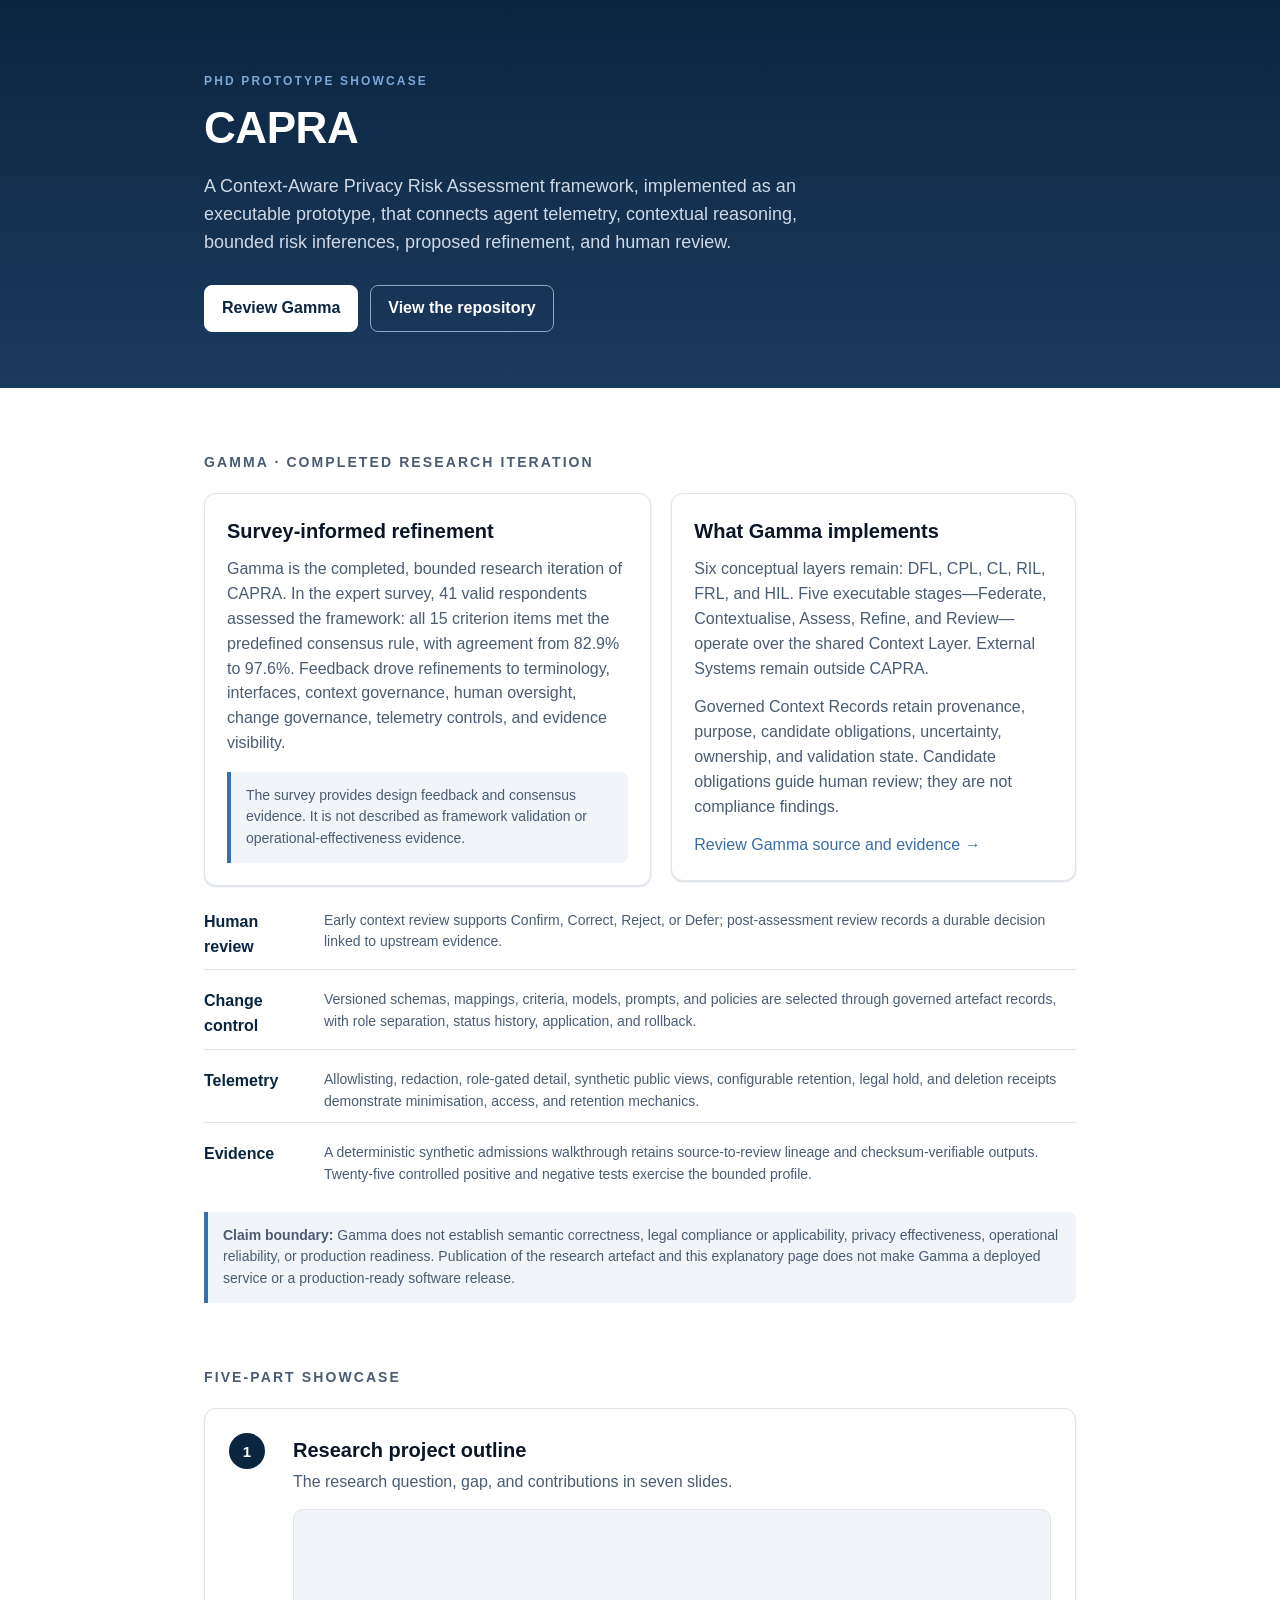
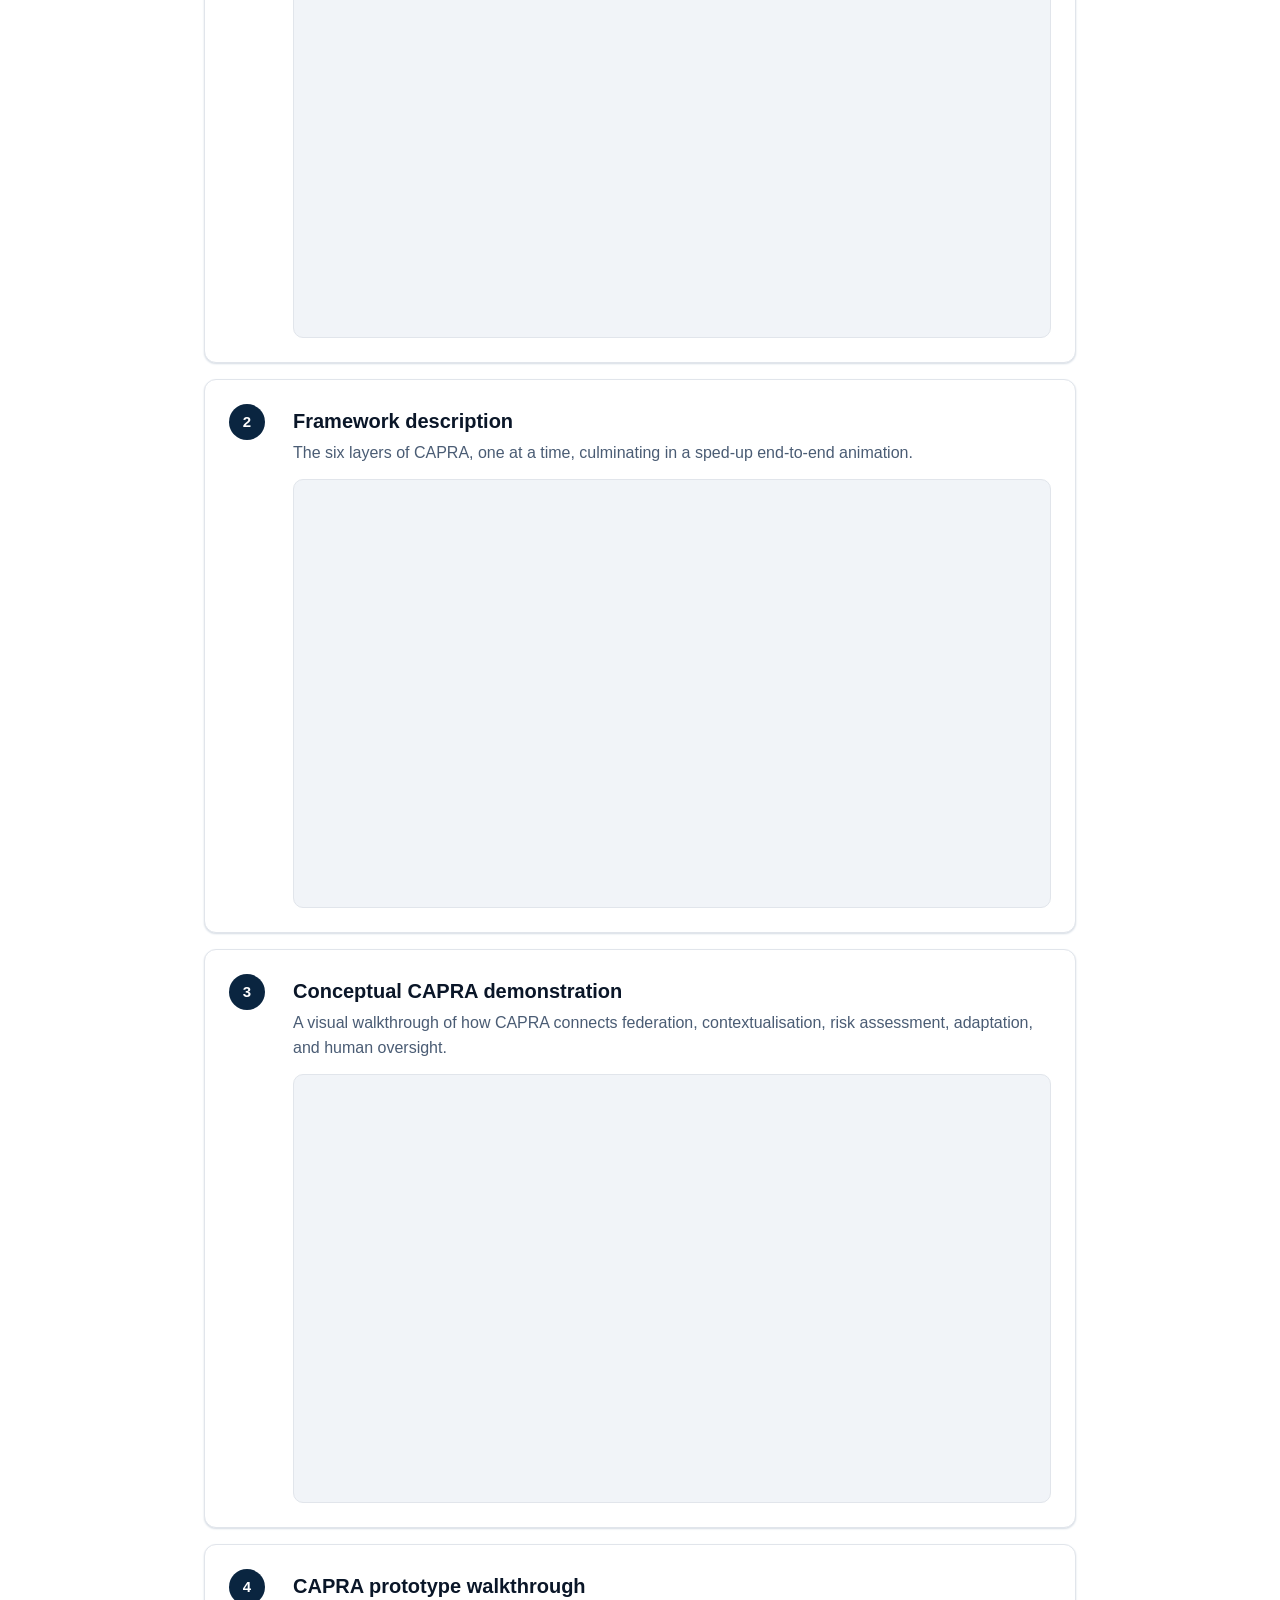
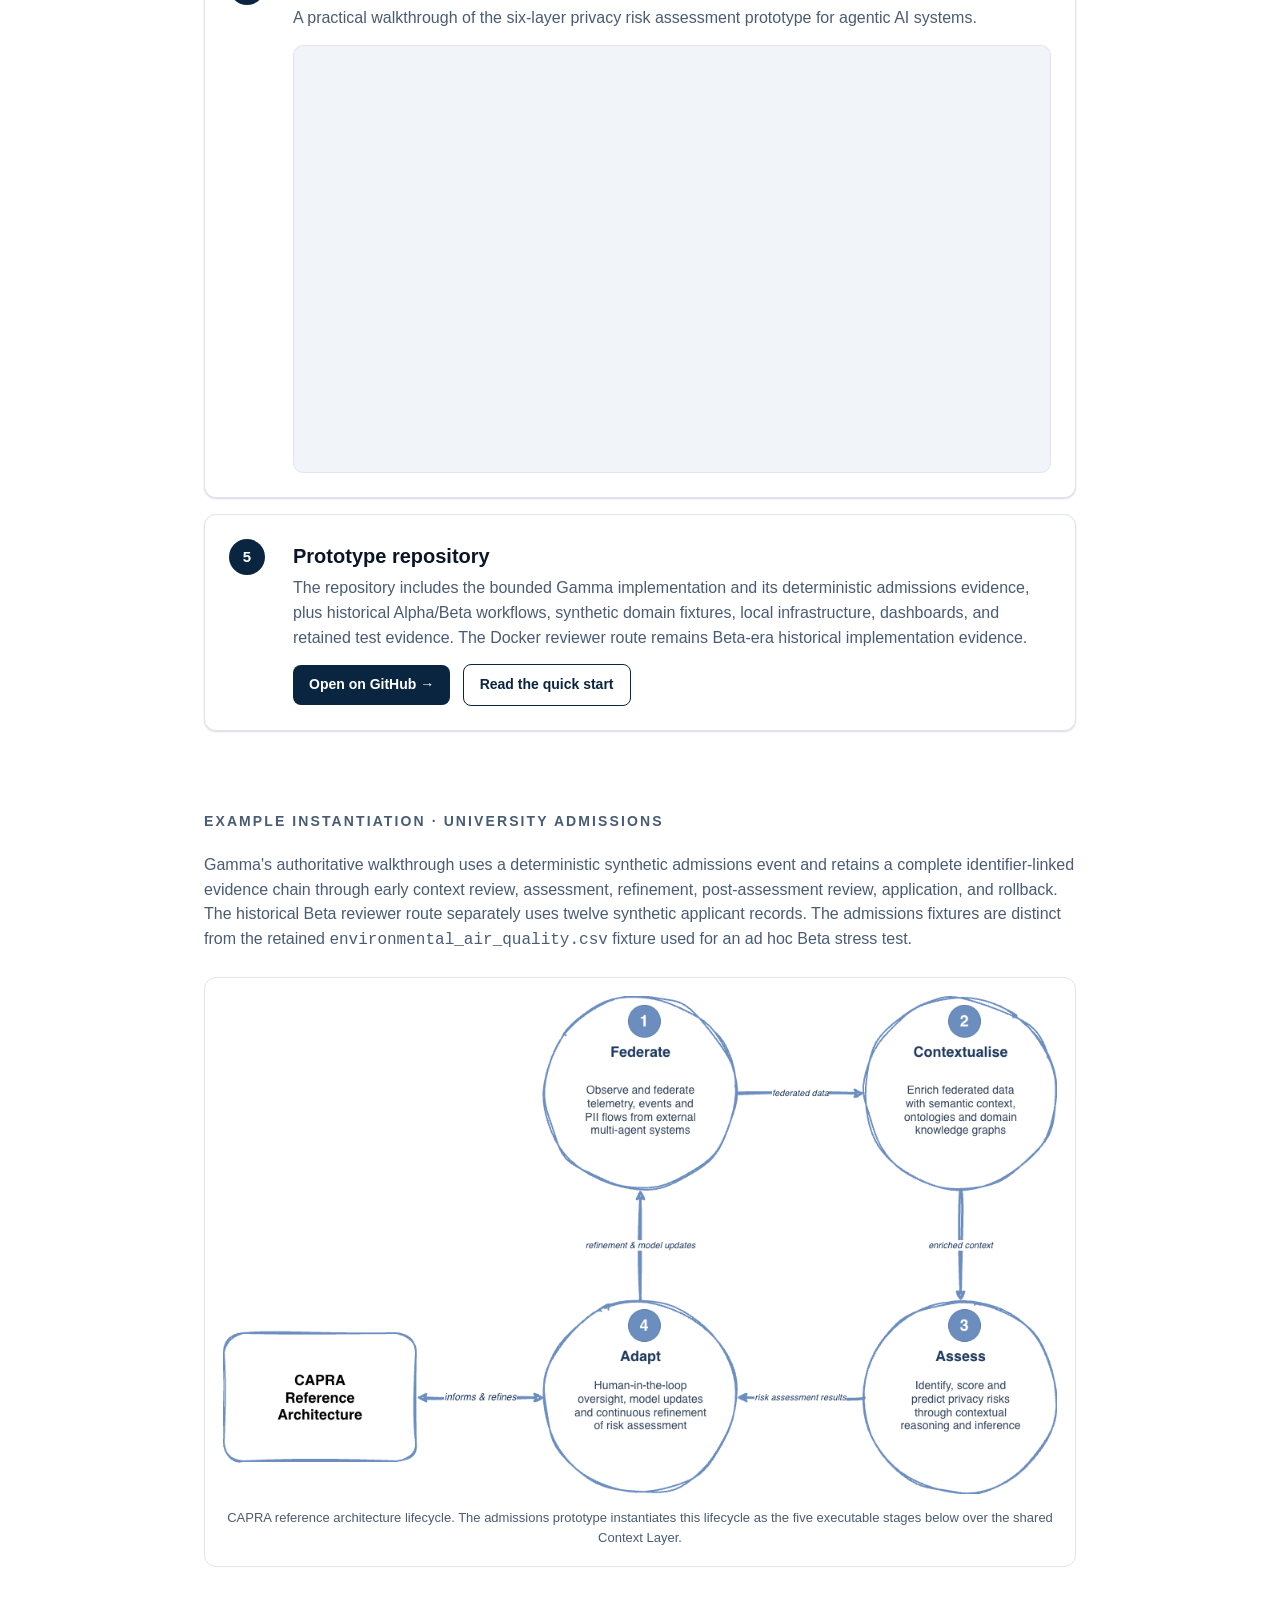
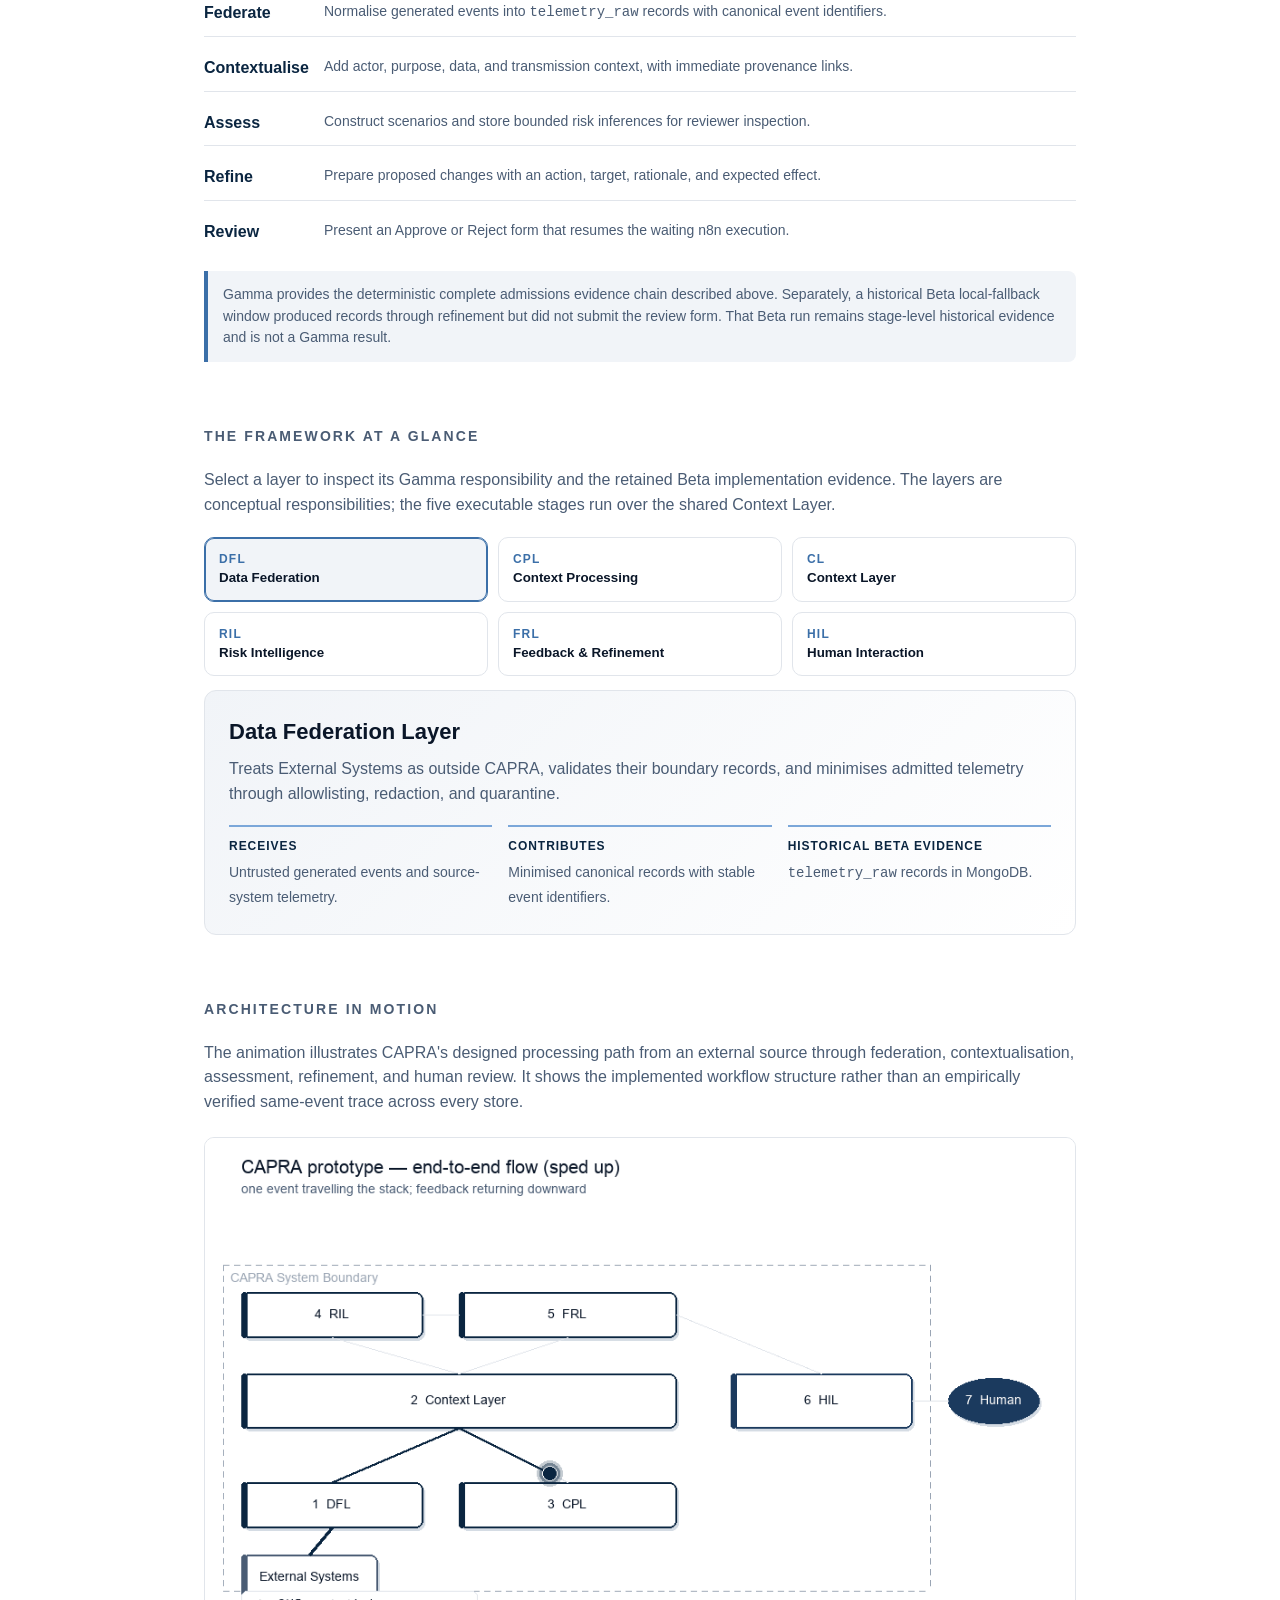
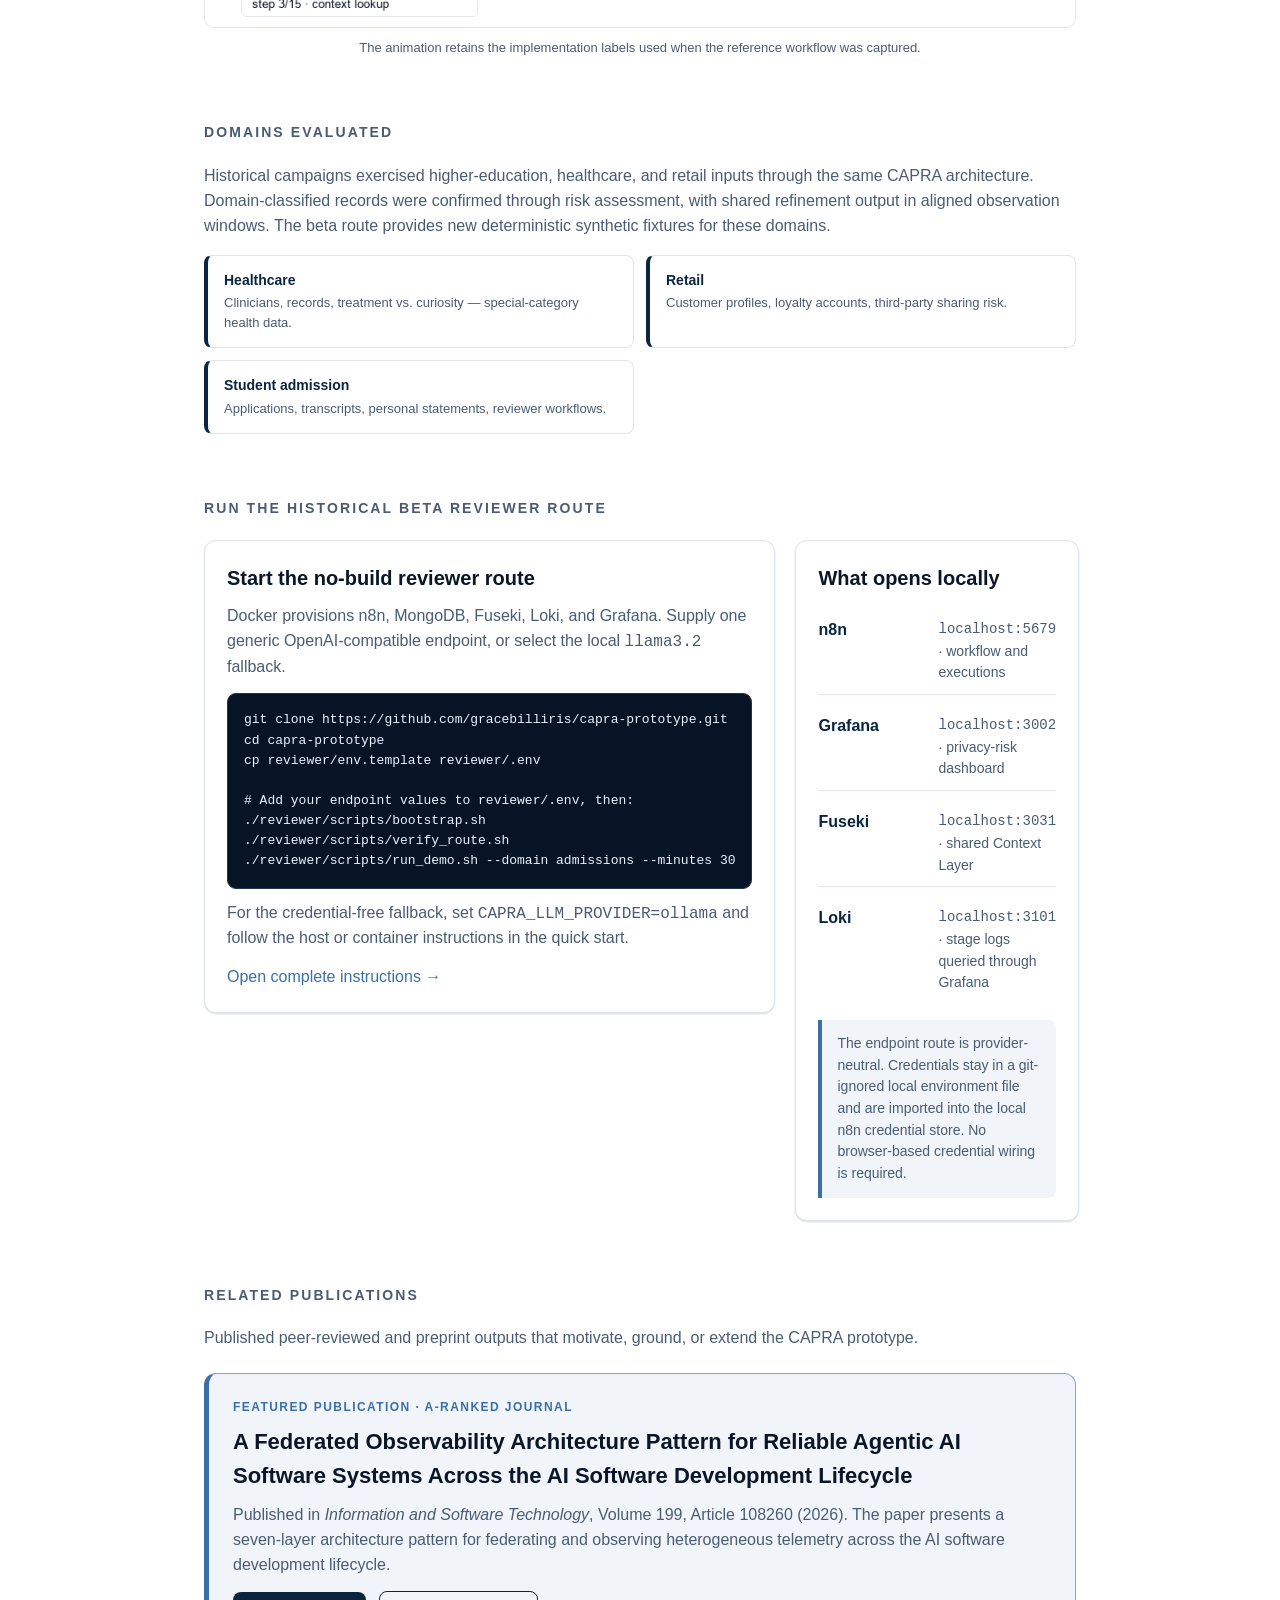
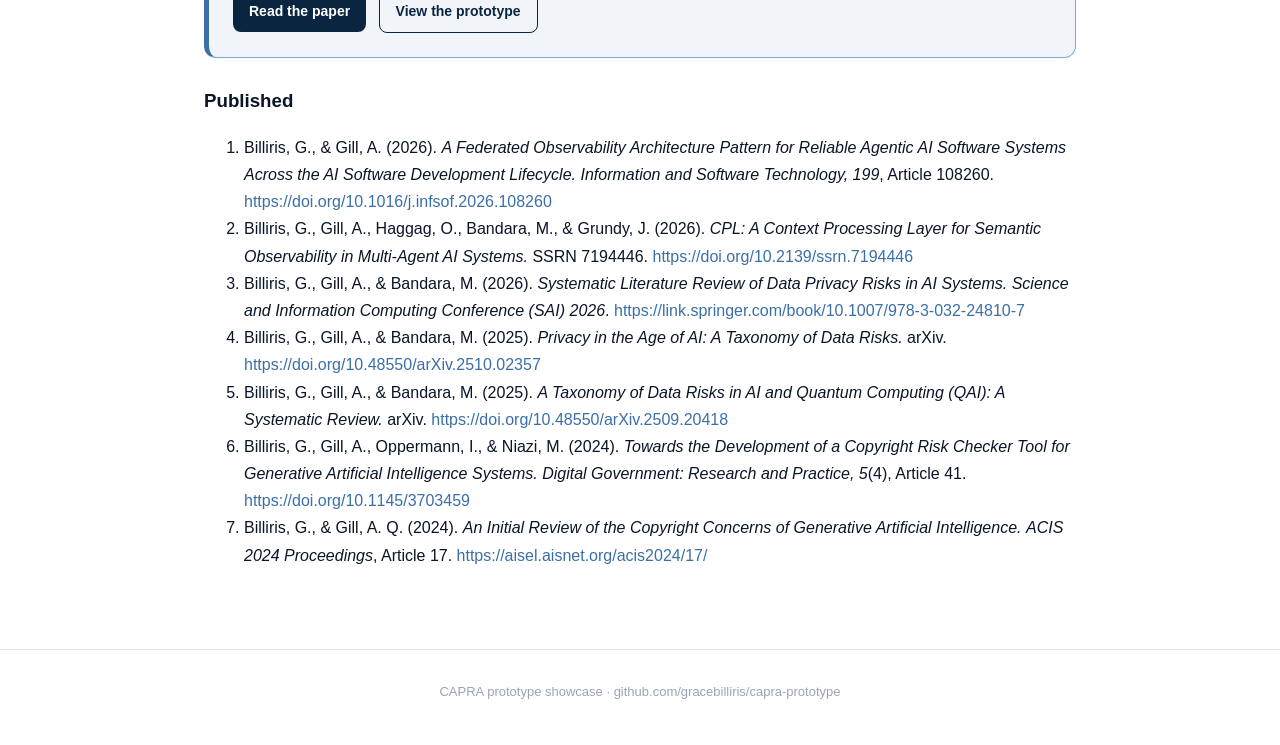
<file: docs/index.html>
<!doctype html>
<html lang="en">
<head>
<meta charset="utf-8">
<meta name="viewport" content="width=device-width,initial-scale=1">
<title>CAPRA — Context-Aware Privacy Risk Assessment</title>
<style>
  :root{
    --paper:#ffffff; --ink:#0a1628; --slate:#4a5c74; --muted:#9aa5b4;
    --line:#e1e5eb; --soft:#f1f4f8; --shadow:#d5dce4;
    --navy:#0a2540; --midblue:#3b6fa8; --sky:#7ba7d9; --accent:#1b3a5e;
  }
  *{box-sizing:border-box}
  html,body{margin:0;padding:0}
  body{
    font-family:-apple-system,BlinkMacSystemFont,"Segoe UI",Roboto,Helvetica,Arial,sans-serif;
    color:var(--ink); background:var(--paper); line-height:1.55;
    -webkit-font-smoothing:antialiased;
  }
  a{color:var(--midblue); text-decoration:none}
  a:hover{color:var(--navy); text-decoration:underline}
  .wrap{max-width:920px; margin:0 auto; padding:0 24px}

  header.hero{
    background:linear-gradient(180deg,var(--navy) 0%, var(--accent) 100%);
    color:var(--paper); padding:72px 0 56px; margin-bottom:32px;
  }
  header.hero .wrap{display:flex; flex-direction:column; gap:12px}
  header.hero .eyebrow{
    text-transform:uppercase; letter-spacing:.18em; font-size:12px;
    color:var(--sky); font-weight:600;
  }
  header.hero h1{
    margin:0; font-size:44px; line-height:1.15; letter-spacing:-.01em;
    font-weight:700;
  }
  header.hero p.lede{
    margin:8px 0 0; font-size:18px; color:#cfd9e6; max-width:640px;
  }
  .hero-actions{display:flex; flex-wrap:wrap; gap:12px; margin-top:16px}
  .button{
    display:inline-flex; align-items:center; justify-content:center;
    min-height:44px; padding:10px 17px; border-radius:8px;
    background:var(--paper); color:var(--navy); font-weight:700;
    border:1px solid var(--paper);
  }
  .button:hover{background:var(--soft); color:var(--navy); text-decoration:none}
  .button.secondary{background:transparent; color:var(--paper); border-color:#8fa8c3}
  .button.secondary:hover{background:rgba(255,255,255,.1); color:var(--paper)}

  section{padding:32px 0}
  section h2{
    font-size:14px; letter-spacing:.15em; text-transform:uppercase;
    color:var(--slate); margin:0 0 20px; font-weight:700;
  }

  .card{
    border:1px solid var(--line); border-radius:12px; background:var(--paper);
    box-shadow:0 1px 2px var(--shadow); padding:24px; margin-bottom:16px;
    display:grid; grid-template-columns:44px 1fr; gap:20px;
  }
  .card .num{
    width:36px; height:36px; border-radius:50%;
    background:var(--navy); color:var(--paper);
    display:grid; place-items:center; font-weight:700; font-size:15px;
  }
  .card .body h3{
    margin:2px 0 4px; font-size:20px; color:var(--ink);
  }
  .card .body p{margin:0 0 12px; color:var(--slate)}
  .card .cta{
    display:inline-block; padding:9px 16px; border-radius:8px;
    background:var(--navy); color:var(--paper); font-weight:600;
    font-size:14px;
  }
  .card .cta:hover{background:var(--accent); text-decoration:none}
  .card .cta.secondary{
    background:transparent; color:var(--navy); border:1px solid var(--navy);
    margin-left:8px;
  }
  .card .cta.secondary:hover{background:var(--soft)}
  .card .pending{
    font-size:12px; color:var(--muted); font-style:italic; margin-left:8px;
  }

  .video-embed{
    position:relative; padding-top:56.25%; border-radius:10px;
    background:var(--soft); border:1px solid var(--line); margin-top:14px;
    overflow:hidden;
  }
  .video-embed iframe, .video-embed .placeholder{
    position:absolute; inset:0; width:100%; height:100%; border:0;
  }
  .video-embed .placeholder{
    display:grid; place-items:center; color:var(--muted);
    font-size:14px; text-align:center; padding:24px;
  }

  .diagram{
    border:1px solid var(--line); border-radius:12px; padding:20px;
    background:var(--paper); margin-top:12px;
  }
  .diagram img{max-width:100%; display:block; margin:0 auto; border-radius:6px}
  .diagram .caption{color:var(--muted); font-size:13px; margin-top:10px; text-align:center}
  .reference-architecture{
    margin:24px 0; padding:18px; border:1px solid var(--line);
    border-radius:12px; background:var(--paper);
  }
  .reference-architecture img{
    width:100%; height:auto; display:block; margin:0 auto;
  }
  .reference-architecture figcaption{
    color:var(--slate); font-size:13px; margin-top:14px; text-align:center;
  }

  .stack{display:grid; grid-template-columns:repeat(2,1fr); gap:12px; margin-top:12px}
  .layer{
    border:1px solid var(--line); border-left:4px solid var(--navy);
    border-radius:8px; padding:14px 16px; background:var(--paper);
  }
  .layer.human{border-left-color:var(--accent)}
  .layer .k{font-weight:700; color:var(--navy); font-size:14px; margin-bottom:2px}
  .layer .n{font-size:15px; color:var(--ink); margin-bottom:4px}
  .layer .d{font-size:13px; color:var(--slate)}

  .architecture-explorer{margin-top:20px}
  .layer-tabs{
    display:grid; grid-template-columns:repeat(3,1fr); gap:10px;
    margin-bottom:14px;
  }
  .layer-tab{
    appearance:none; width:100%; border:1px solid var(--line);
    border-radius:10px; padding:14px; background:var(--paper);
    color:var(--ink); text-align:left; cursor:pointer;
    transition:border-color 180ms ease, background-color 180ms ease, transform 180ms ease;
  }
  .layer-tab:hover{border-color:var(--sky); transform:translateY(-1px)}
  .layer-tab:focus-visible{outline:3px solid var(--sky); outline-offset:2px}
  .layer-tab[aria-selected="true"]{
    border-color:var(--midblue); background:var(--soft);
    box-shadow:inset 0 0 0 1px var(--midblue);
  }
  .layer-tab .code{
    display:block; color:var(--midblue); font-size:12px; font-weight:700;
    letter-spacing:.1em; margin-bottom:3px;
  }
  .layer-tab .name{display:block; font-weight:650; line-height:1.3}
  .layer-panel{
    border:1px solid var(--line); border-radius:12px; padding:24px;
    background:linear-gradient(135deg,var(--soft),var(--paper));
  }
  .layer-panel[hidden]{display:none}
  .layer-panel h3{margin:0 0 8px; font-size:22px}
  .layer-panel > p{margin:0 0 18px; color:var(--slate)}
  .layer-detail-grid{
    display:grid; grid-template-columns:repeat(3,1fr); gap:16px;
  }
  .layer-detail-grid div{
    border-top:2px solid var(--sky); padding-top:10px;
  }
  .layer-detail-grid strong{
    display:block; color:var(--navy); font-size:12px;
    letter-spacing:.08em; text-transform:uppercase; margin-bottom:5px;
  }
  .layer-detail-grid span{color:var(--slate); font-size:14px}

  .quick-grid{display:grid; grid-template-columns:1.05fr .95fr; gap:20px; align-items:start}
  .panel{
    border:1px solid var(--line); border-radius:12px; padding:22px;
    background:var(--paper); box-shadow:0 1px 2px var(--shadow);
  }
  .panel h3{margin:0 0 10px; font-size:20px}
  .panel p{color:var(--slate); margin:0 0 14px}
  pre{
    margin:12px 0; padding:16px; overflow:auto; border-radius:9px;
    background:#071426; color:#e9f2ff; font-size:13px; line-height:1.55;
    border:1px solid #20344d;
  }
  code{font-family:ui-monospace,SFMono-Regular,Menlo,Monaco,Consolas,monospace}
  .note{
    border-left:4px solid var(--midblue); background:var(--soft);
    color:var(--slate); padding:13px 15px; border-radius:0 8px 8px 0;
    font-size:14px; margin-top:16px;
  }
  .flow{display:grid; gap:9px; margin-top:14px}
  .flow-row{
    display:grid; grid-template-columns:108px 1fr; gap:12px;
    padding:10px 0; border-bottom:1px solid var(--line);
  }
  .flow-row:last-child{border-bottom:0}
  .flow-row strong{color:var(--navy)}
  .flow-row span{color:var(--slate); font-size:14px}

  .featured-publication{
    border:1px solid var(--sky); border-left:5px solid var(--midblue);
    border-radius:12px; background:var(--soft); padding:24px; margin:22px 0 28px;
  }
  .featured-publication .label{
    margin:0 0 8px; color:var(--midblue); font-size:12px; font-weight:700;
    letter-spacing:.12em; text-transform:uppercase;
  }
  .featured-publication h3{margin:0 0 10px; color:var(--ink); font-size:22px}
  .featured-publication p{margin:0 0 14px; color:var(--slate)}
  .featured-publication .cta{
    display:inline-block; padding:9px 16px; border-radius:8px;
    background:var(--navy); color:var(--paper); font-weight:600; font-size:14px;
  }
  .featured-publication .cta:hover{background:var(--accent); text-decoration:none}
  .featured-publication .cta.secondary{
    background:transparent; color:var(--navy); border:1px solid var(--navy); margin-left:8px;
  }

  footer{
    color:var(--muted); font-size:13px; padding:32px 0 48px;
    border-top:1px solid var(--line); margin-top:32px; text-align:center;
  }

  @media (max-width:640px){
    header.hero h1{font-size:32px}
    .stack,.quick-grid{grid-template-columns:1fr}
    .layer-tabs{grid-template-columns:repeat(2,1fr)}
    .layer-detail-grid{grid-template-columns:1fr}
    .card{grid-template-columns:1fr}
    .flow-row{grid-template-columns:1fr; gap:2px}
    .hero-actions{flex-direction:column; align-items:stretch}
  }
  @media (prefers-reduced-motion:reduce){
    html{scroll-behavior:auto}
    .layer-tab{transition:none}
    .layer-tab:hover{transform:none}
  }
</style>
</head>
<body>

<header class="hero">
  <div class="wrap">
    <div class="eyebrow">PhD prototype showcase</div>
    <h1>CAPRA</h1>
    <p class="lede">A Context-Aware Privacy Risk Assessment framework, implemented as an executable prototype, that connects agent telemetry, contextual reasoning, bounded risk inferences, proposed refinement, and human review.</p>
    <div class="hero-actions">
      <a class="button" href="#gamma">Review Gamma</a>
      <a class="button secondary" href="https://github.com/gracebilliris/capra-prototype">View the repository</a>
    </div>
  </div>
</header>

<main class="wrap">

  <section id="gamma">
    <h2>Gamma · completed research iteration</h2>
    <div class="quick-grid">
      <div class="panel">
        <h3>Survey-informed refinement</h3>
        <p>Gamma is the completed, bounded research iteration of CAPRA. In the expert survey, 41 valid respondents assessed the framework: all 15 criterion items met the predefined consensus rule, with agreement from 82.9% to 97.6%. Feedback drove refinements to terminology, interfaces, context governance, human oversight, change governance, telemetry controls, and evidence visibility.</p>
        <div class="note">The survey provides design feedback and consensus evidence. It is not described as framework validation or operational-effectiveness evidence.</div>
      </div>
      <div class="panel">
        <h3>What Gamma implements</h3>
        <p>Six conceptual layers remain: DFL, CPL, CL, RIL, FRL, and HIL. Five executable stages—Federate, Contextualise, Assess, Refine, and Review—operate over the shared Context Layer. External Systems remain outside CAPRA.</p>
        <p>Governed Context Records retain provenance, purpose, candidate obligations, uncertainty, ownership, and validation state. Candidate obligations guide human review; they are not compliance findings.</p>
        <a class="cta" href="https://github.com/gracebilliris/capra-prototype/blob/main/gamma/README.md">Review Gamma source and evidence →</a>
      </div>
    </div>
    <div class="flow">
      <div class="flow-row"><strong>Human review</strong><span>Early context review supports Confirm, Correct, Reject, or Defer; post-assessment review records a durable decision linked to upstream evidence.</span></div>
      <div class="flow-row"><strong>Change control</strong><span>Versioned schemas, mappings, criteria, models, prompts, and policies are selected through governed artefact records, with role separation, status history, application, and rollback.</span></div>
      <div class="flow-row"><strong>Telemetry</strong><span>Allowlisting, redaction, role-gated detail, synthetic public views, configurable retention, legal hold, and deletion receipts demonstrate minimisation, access, and retention mechanics.</span></div>
      <div class="flow-row"><strong>Evidence</strong><span>A deterministic synthetic admissions walkthrough retains source-to-review lineage and checksum-verifiable outputs. Twenty-five controlled positive and negative tests exercise the bounded profile.</span></div>
    </div>
    <div class="note"><strong>Claim boundary:</strong> Gamma does not establish semantic correctness, legal compliance or applicability, privacy effectiveness, operational reliability, or production readiness. Publication of the research artefact and this explanatory page does not make Gamma a deployed service or a production-ready software release.</div>
  </section>

  <section>
    <h2>Five-part showcase</h2>

    <!-- 1. Research outline -->
    <article class="card">
      <div class="num">1</div>
      <div class="body">
        <h3>Research project outline</h3>
        <p>The research question, gap, and contributions in seven slides.</p>
        <div class="video-embed">
          <iframe src="https://www.youtube.com/embed/qF8jjyez0Ss?rel=0" title="CAPRA — Research Outline" loading="lazy" allow="accelerometer; autoplay; clipboard-write; encrypted-media; gyroscope; picture-in-picture; web-share" allowfullscreen></iframe>
        </div>
      </div>
    </article>

    <!-- 2. Framework description -->
    <article class="card">
      <div class="num">2</div>
      <div class="body">
        <h3>Framework description</h3>
        <p>The six layers of CAPRA, one at a time, culminating in a sped-up end-to-end animation.</p>
        <div class="video-embed">
          <iframe src="https://www.youtube.com/embed/UwZJlrxLVZk?rel=0" title="CAPRA — Framework Description" loading="lazy" allow="accelerometer; autoplay; clipboard-write; encrypted-media; gyroscope; picture-in-picture; web-share" allowfullscreen></iframe>
        </div>
      </div>
    </article>

    <!-- 3. Conceptual demonstration -->
    <article class="card">
      <div class="num">3</div>
      <div class="body">
        <h3>Conceptual CAPRA demonstration</h3>
        <p>A visual walkthrough of how CAPRA connects federation, contextualisation, risk assessment, adaptation, and human oversight.</p>
        <div class="video-embed">
          <iframe src="https://www.youtube.com/embed/cszmL3V43co?rel=0" title="Conceptual CAPRA Demonstration" loading="lazy" referrerpolicy="strict-origin-when-cross-origin" allow="accelerometer; autoplay; clipboard-write; encrypted-media; gyroscope; picture-in-picture; web-share" allowfullscreen></iframe>
        </div>
      </div>
    </article>

    <!-- 4. Prototype walkthrough -->
    <article class="card">
      <div class="num">4</div>
      <div class="body">
        <h3>CAPRA prototype walkthrough</h3>
        <p>A practical walkthrough of the six-layer privacy risk assessment prototype for agentic AI systems.</p>
        <div class="video-embed">
          <iframe src="https://www.youtube.com/embed/N7Gavzgykuc?rel=0" title="CAPRA - Context-Aware Privacy Risk Assessment: Prototype Walkthrough" loading="lazy" referrerpolicy="strict-origin-when-cross-origin" allow="accelerometer; autoplay; clipboard-write; encrypted-media; gyroscope; picture-in-picture; web-share" allowfullscreen></iframe>
        </div>
      </div>
    </article>

    <!-- 5. Prototype repository -->
    <article class="card">
      <div class="num">5</div>
      <div class="body">
        <h3>Prototype repository</h3>
        <p>The repository includes the bounded Gamma implementation and its deterministic admissions evidence, plus historical Alpha/Beta workflows, synthetic domain fixtures, local infrastructure, dashboards, and retained test evidence. The Docker reviewer route remains Beta-era historical implementation evidence.</p>
        <div style="margin-top:14px">
          <a class="cta" href="https://github.com/gracebilliris/capra-prototype">Open on GitHub →</a>
          <a class="cta secondary" href="https://github.com/gracebilliris/capra-prototype/blob/main/reviewer/QUICKSTART.md">Read the quick start</a>
        </div>
      </div>
    </article>
  </section>

  <section>
    <h2>Example instantiation · university admissions</h2>
    <p style="color:var(--slate)">Gamma's authoritative walkthrough uses a deterministic synthetic admissions event and retains a complete identifier-linked evidence chain through early context review, assessment, refinement, post-assessment review, application, and rollback. The historical Beta reviewer route separately uses twelve synthetic applicant records. The admissions fixtures are distinct from the retained <code>environmental_air_quality.csv</code> fixture used for an ad hoc Beta stress test.</p>
    <figure class="reference-architecture">
      <img
        src="assets/capra-reference-architecture.png"
        alt="CAPRA reference architecture lifecycle showing Federate, Contextualise, Assess, and Adapt connected by data, context, assessment, and refinement flows, with human oversight informing adaptation"
        width="1042"
        height="622"
      />
      <figcaption>
        CAPRA reference architecture lifecycle. The admissions prototype instantiates this lifecycle as the five executable stages below over the shared Context Layer.
      </figcaption>
    </figure>
    <div class="flow">
      <div class="flow-row"><strong>Federate</strong><span>Normalise generated events into <code>telemetry_raw</code> records with canonical event identifiers.</span></div>
      <div class="flow-row"><strong>Contextualise</strong><span>Add actor, purpose, data, and transmission context, with immediate provenance links.</span></div>
      <div class="flow-row"><strong>Assess</strong><span>Construct scenarios and store bounded risk inferences for reviewer inspection.</span></div>
      <div class="flow-row"><strong>Refine</strong><span>Prepare proposed changes with an action, target, rationale, and expected effect.</span></div>
      <div class="flow-row"><strong>Review</strong><span>Present an Approve or Reject form that resumes the waiting n8n execution.</span></div>
    </div>
    <div class="note">Gamma provides the deterministic complete admissions evidence chain described above. Separately, a historical Beta local-fallback window produced records through refinement but did not submit the review form. That Beta run remains stage-level historical evidence and is not a Gamma result.</div>
  </section>

  <section>
    <h2>The framework at a glance</h2>
    <p style="color:var(--slate)">Select a layer to inspect its Gamma responsibility and the retained Beta implementation evidence. The layers are conceptual responsibilities; the five executable stages run over the shared Context Layer.</p>
    <div class="architecture-explorer">
      <div class="layer-tabs" role="tablist" aria-label="CAPRA architecture layers">
        <button class="layer-tab" id="tab-dfl" role="tab" aria-selected="true" aria-controls="panel-dfl" tabindex="0"><span class="code">DFL</span><span class="name">Data Federation</span></button>
        <button class="layer-tab" id="tab-cpl" role="tab" aria-selected="false" aria-controls="panel-cpl" tabindex="-1"><span class="code">CPL</span><span class="name">Context Processing</span></button>
        <button class="layer-tab" id="tab-cl" role="tab" aria-selected="false" aria-controls="panel-cl" tabindex="-1"><span class="code">CL</span><span class="name">Context Layer</span></button>
        <button class="layer-tab" id="tab-ril" role="tab" aria-selected="false" aria-controls="panel-ril" tabindex="-1"><span class="code">RIL</span><span class="name">Risk Intelligence</span></button>
        <button class="layer-tab" id="tab-frl" role="tab" aria-selected="false" aria-controls="panel-frl" tabindex="-1"><span class="code">FRL</span><span class="name">Feedback &amp; Refinement</span></button>
        <button class="layer-tab" id="tab-hil" role="tab" aria-selected="false" aria-controls="panel-hil" tabindex="-1"><span class="code">HIL</span><span class="name">Human Interaction</span></button>
      </div>
      <div class="layer-panels">
        <article class="layer-panel" id="panel-dfl" role="tabpanel" aria-labelledby="tab-dfl">
          <h3>Data Federation Layer</h3>
          <p>Treats External Systems as outside CAPRA, validates their boundary records, and minimises admitted telemetry through allowlisting, redaction, and quarantine.</p>
          <div class="layer-detail-grid"><div><strong>Receives</strong><span>Untrusted generated events and source-system telemetry.</span></div><div><strong>Contributes</strong><span>Minimised canonical records with stable event identifiers.</span></div><div><strong>Historical Beta evidence</strong><span><code>telemetry_raw</code> records in MongoDB.</span></div></div>
        </article>
        <article class="layer-panel" id="panel-cpl" role="tabpanel" aria-labelledby="tab-cpl" hidden>
          <h3>Context Processing Layer</h3>
          <p>Enriches federated events with governed context so later reasoning can account for actors, purpose, candidate obligations, provenance, uncertainty, effective time, and domain conditions.</p>
          <div class="layer-detail-grid"><div><strong>Receives</strong><span>Canonical telemetry and approved mappings.</span></div><div><strong>Contributes</strong><span>Versioned contextual assertions linked to their source event.</span></div><div><strong>Historical Beta evidence</strong><span>Enriched telemetry and <code>prov:wasDerivedFrom</code> links.</span></div></div>
        </article>
        <article class="layer-panel" id="panel-cl" role="tabpanel" aria-labelledby="tab-cl" hidden>
          <h3>Context Layer</h3>
          <p>Acts as CAPRA's shared governed substrate, retaining versioned context, provenance, uncertainty, assessment, review, and refinement state across executable stages.</p>
          <div class="layer-detail-grid"><div><strong>Receives</strong><span>Context, assessment, review, and refinement assertions.</span></div><div><strong>Contributes</strong><span>Traceable state for cross-layer reasoning and change governance.</span></div><div><strong>Historical Beta evidence</strong><span>Ontology records queried through Apache Jena Fuseki.</span></div></div>
        </article>
        <article class="layer-panel" id="panel-ril" role="tabpanel" aria-labelledby="tab-ril" hidden>
          <h3>Risk Intelligence Layer</h3>
          <p>Produces bounded criteria observations from human-confirmed context and exact artefact versions. Candidate obligations remain review inputs, not compliance findings.</p>
          <div class="layer-detail-grid"><div><strong>Receives</strong><span>Confirmed context, approved mappings, criteria, and risk concepts.</span></div><div><strong>Contributes</strong><span>Review-required observations with rationale, uncertainty, and evidence.</span></div><div><strong>Historical Beta evidence</strong><span>Scenario, simulation, scoring, and <code>risk_inference_results</code> records.</span></div></div>
        </article>
        <article class="layer-panel" id="panel-frl" role="tabpanel" aria-labelledby="tab-frl" hidden>
          <h3>Feedback &amp; Refinement Layer</h3>
          <p>Transforms assessment outcomes into versioned proposals and keeps proposal, approval, application, and rollback distinct rather than changing the system autonomously.</p>
          <div class="layer-detail-grid"><div><strong>Receives</strong><span>Assessment outputs and durable reviewer decisions.</span></div><div><strong>Contributes</strong><span>Governed changes with status history, role separation, and rollback.</span></div><div><strong>Historical Beta evidence</strong><span><code>evaluation_results</code> and <code>feedback_results</code> records.</span></div></div>
        </article>
        <article class="layer-panel" id="panel-hil" role="tabpanel" aria-labelledby="tab-hil" hidden>
          <h3>Human Interaction Layer</h3>
          <p>Provides early context review and post-assessment review. Context can be confirmed, corrected, rejected, or deferred; later decisions remain linked to upstream evidence.</p>
          <div class="layer-detail-grid"><div><strong>Receives</strong><span>Context requiring review and proposals with supporting assessments.</span></div><div><strong>Contributes</strong><span>Durable human decisions, rationales, and linked input/output versions.</span></div><div><strong>Historical Beta evidence</strong><span>An Approve or Reject n8n form that resumes the waiting execution.</span></div></div>
        </article>
      </div>
    </div>
  </section>

  <section>
    <h2>Architecture in motion</h2>
    <p style="color:var(--slate)">The animation illustrates CAPRA's designed processing path from an external source through federation, contextualisation, assessment, refinement, and human review. It shows the implemented workflow structure rather than an empirically verified same-event trace across every store.</p>
    <figure style="margin:22px 0 0">
      <img src="assets/prototype_e2e.gif" alt="Animated illustration of CAPRA's designed processing path through its six architectural layers"
           style="width:100%; height:auto; display:block; border-radius:10px; border:1px solid var(--line); background:#fff" loading="lazy" />
      <figcaption style="color:var(--slate); font-size:13px; margin-top:10px; text-align:center">
        The animation retains the implementation labels used when the reference workflow was captured.
      </figcaption>
    </figure>
  </section>

  <section>
    <h2>Domains evaluated</h2>
    <p style="color:var(--slate)">Historical campaigns exercised higher-education, healthcare, and retail inputs through the same CAPRA architecture. Domain-classified records were confirmed through risk assessment, with shared refinement output in aligned observation windows. The beta route provides new deterministic synthetic fixtures for these domains.</p>
    <div class="stack">
      <div class="layer"><div class="k">Healthcare</div><div class="d">Clinicians, records, treatment vs. curiosity — special-category health data.</div></div>
      <div class="layer"><div class="k">Retail</div><div class="d">Customer profiles, loyalty accounts, third-party sharing risk.</div></div>
      <div class="layer"><div class="k">Student admission</div><div class="d">Applications, transcripts, personal statements, reviewer workflows.</div></div>
    </div>
  </section>

  <section id="try-capra">
    <h2>Run the historical Beta reviewer route</h2>
    <div class="quick-grid">
      <div class="panel">
        <h3>Start the no-build reviewer route</h3>
        <p>Docker provisions n8n, MongoDB, Fuseki, Loki, and Grafana. Supply one generic OpenAI-compatible endpoint, or select the local <code>llama3.2</code> fallback.</p>
        <pre><code>git clone https://github.com/gracebilliris/capra-prototype.git
cd capra-prototype
cp reviewer/env.template reviewer/.env

# Add your endpoint values to reviewer/.env, then:
./reviewer/scripts/bootstrap.sh
./reviewer/scripts/verify_route.sh
./reviewer/scripts/run_demo.sh --domain admissions --minutes 30</code></pre>
        <p>For the credential-free fallback, set <code>CAPRA_LLM_PROVIDER=ollama</code> and follow the host or container instructions in the quick start.</p>
        <a class="cta" href="https://github.com/gracebilliris/capra-prototype/blob/main/reviewer/QUICKSTART.md">Open complete instructions →</a>
      </div>

      <div class="panel">
        <h3>What opens locally</h3>
        <div class="flow">
          <div class="flow-row"><strong>n8n</strong><span><code>localhost:5679</code> · workflow and executions</span></div>
          <div class="flow-row"><strong>Grafana</strong><span><code>localhost:3002</code> · privacy-risk dashboard</span></div>
          <div class="flow-row"><strong>Fuseki</strong><span><code>localhost:3031</code> · shared Context Layer</span></div>
          <div class="flow-row"><strong>Loki</strong><span><code>localhost:3101</code> · stage logs queried through Grafana</span></div>
        </div>
        <div class="note">The endpoint route is provider-neutral. Credentials stay in a git-ignored local environment file and are imported into the local n8n credential store. No browser-based credential wiring is required.</div>
      </div>
    </div>
  </section>

  <section>
    <h2>Related publications</h2>
    <p style="color:var(--slate)">Published peer-reviewed and preprint outputs that motivate, ground, or extend the CAPRA prototype.</p>

    <article class="featured-publication">
      <p class="label">Featured publication · A-ranked journal</p>
      <h3>A Federated Observability Architecture Pattern for Reliable Agentic AI Software Systems Across the AI Software Development Lifecycle</h3>
      <p>Published in <em>Information and Software Technology</em>, Volume 199, Article 108260 (2026). The paper presents a seven-layer architecture pattern for federating and observing heterogeneous telemetry across the AI software development lifecycle.</p>
      <a class="cta" href="https://doi.org/10.1016/j.infsof.2026.108260">Read the paper</a>
      <a class="cta secondary" href="https://github.com/gracebilliris/federated-observability-architecture-pattern">View the prototype</a>
    </article>

    <h3>Published</h3>
    <ol style="line-height:1.7">
      <li>Billiris, G., &amp; Gill, A. (2026). <em>A Federated Observability Architecture Pattern for Reliable Agentic AI Software Systems Across the AI Software Development Lifecycle.</em> <em>Information and Software Technology, 199</em>, Article 108260. <a href="https://doi.org/10.1016/j.infsof.2026.108260">https://doi.org/10.1016/j.infsof.2026.108260</a></li>
      <li>Billiris, G., Gill, A., Haggag, O., Bandara, M., &amp; Grundy, J. (2026). <em>CPL: A Context Processing Layer for Semantic Observability in Multi-Agent AI Systems.</em> SSRN 7194446. <a href="https://doi.org/10.2139/ssrn.7194446">https://doi.org/10.2139/ssrn.7194446</a></li>
      <li>Billiris, G., Gill, A., &amp; Bandara, M. (2026). <em>Systematic Literature Review of Data Privacy Risks in AI Systems.</em> <em>Science and Information Computing Conference (SAI) 2026</em>. <a href="https://link.springer.com/book/10.1007/978-3-032-24810-7">https://link.springer.com/book/10.1007/978-3-032-24810-7</a></li>
      <li>Billiris, G., Gill, A., &amp; Bandara, M. (2025). <em>Privacy in the Age of AI: A Taxonomy of Data Risks.</em> arXiv. <a href="https://doi.org/10.48550/arXiv.2510.02357">https://doi.org/10.48550/arXiv.2510.02357</a></li>
      <li>Billiris, G., Gill, A., &amp; Bandara, M. (2025). <em>A Taxonomy of Data Risks in AI and Quantum Computing (QAI): A Systematic Review.</em> arXiv. <a href="https://doi.org/10.48550/arXiv.2509.20418">https://doi.org/10.48550/arXiv.2509.20418</a></li>
      <li>Billiris, G., Gill, A., Oppermann, I., &amp; Niazi, M. (2024). <em>Towards the Development of a Copyright Risk Checker Tool for Generative Artificial Intelligence Systems.</em> <em>Digital Government: Research and Practice, 5</em>(4), Article 41. <a href="https://doi.org/10.1145/3703459">https://doi.org/10.1145/3703459</a></li>
      <li>Billiris, G., &amp; Gill, A. Q. (2024). <em>An Initial Review of the Copyright Concerns of Generative Artificial Intelligence.</em> <em>ACIS 2024 Proceedings</em>, Article 17. <a href="https://aisel.aisnet.org/acis2024/17/">https://aisel.aisnet.org/acis2024/17/</a></li>
    </ol>
  </section>

</main>

<footer>
  CAPRA prototype showcase · <a href="https://github.com/gracebilliris/capra-prototype" style="color:inherit">github.com/gracebilliris/capra-prototype</a>
</footer>

<script>
  (() => {
    const tabs = Array.from(document.querySelectorAll('[role="tab"]'));
    const panels = Array.from(document.querySelectorAll('[role="tabpanel"]'));

    const activateTab = (tab, moveFocus = false) => {
      tabs.forEach((item) => {
        const selected = item === tab;
        item.setAttribute('aria-selected', String(selected));
        item.tabIndex = selected ? 0 : -1;
      });
      panels.forEach((panel) => {
        panel.hidden = panel.id !== tab.getAttribute('aria-controls');
      });
      if (moveFocus) tab.focus();
    };

    tabs.forEach((tab, index) => {
      tab.addEventListener('click', () => activateTab(tab));
      tab.addEventListener('keydown', (event) => {
        if (!['ArrowLeft', 'ArrowRight', 'Home', 'End'].includes(event.key)) return;
        event.preventDefault();
        let nextIndex = index;
        if (event.key === 'ArrowRight') nextIndex = (index + 1) % tabs.length;
        if (event.key === 'ArrowLeft') nextIndex = (index - 1 + tabs.length) % tabs.length;
        if (event.key === 'Home') nextIndex = 0;
        if (event.key === 'End') nextIndex = tabs.length - 1;
        activateTab(tabs[nextIndex], true);
      });
    });
  })();
</script>

</body>
</html>
</file>
